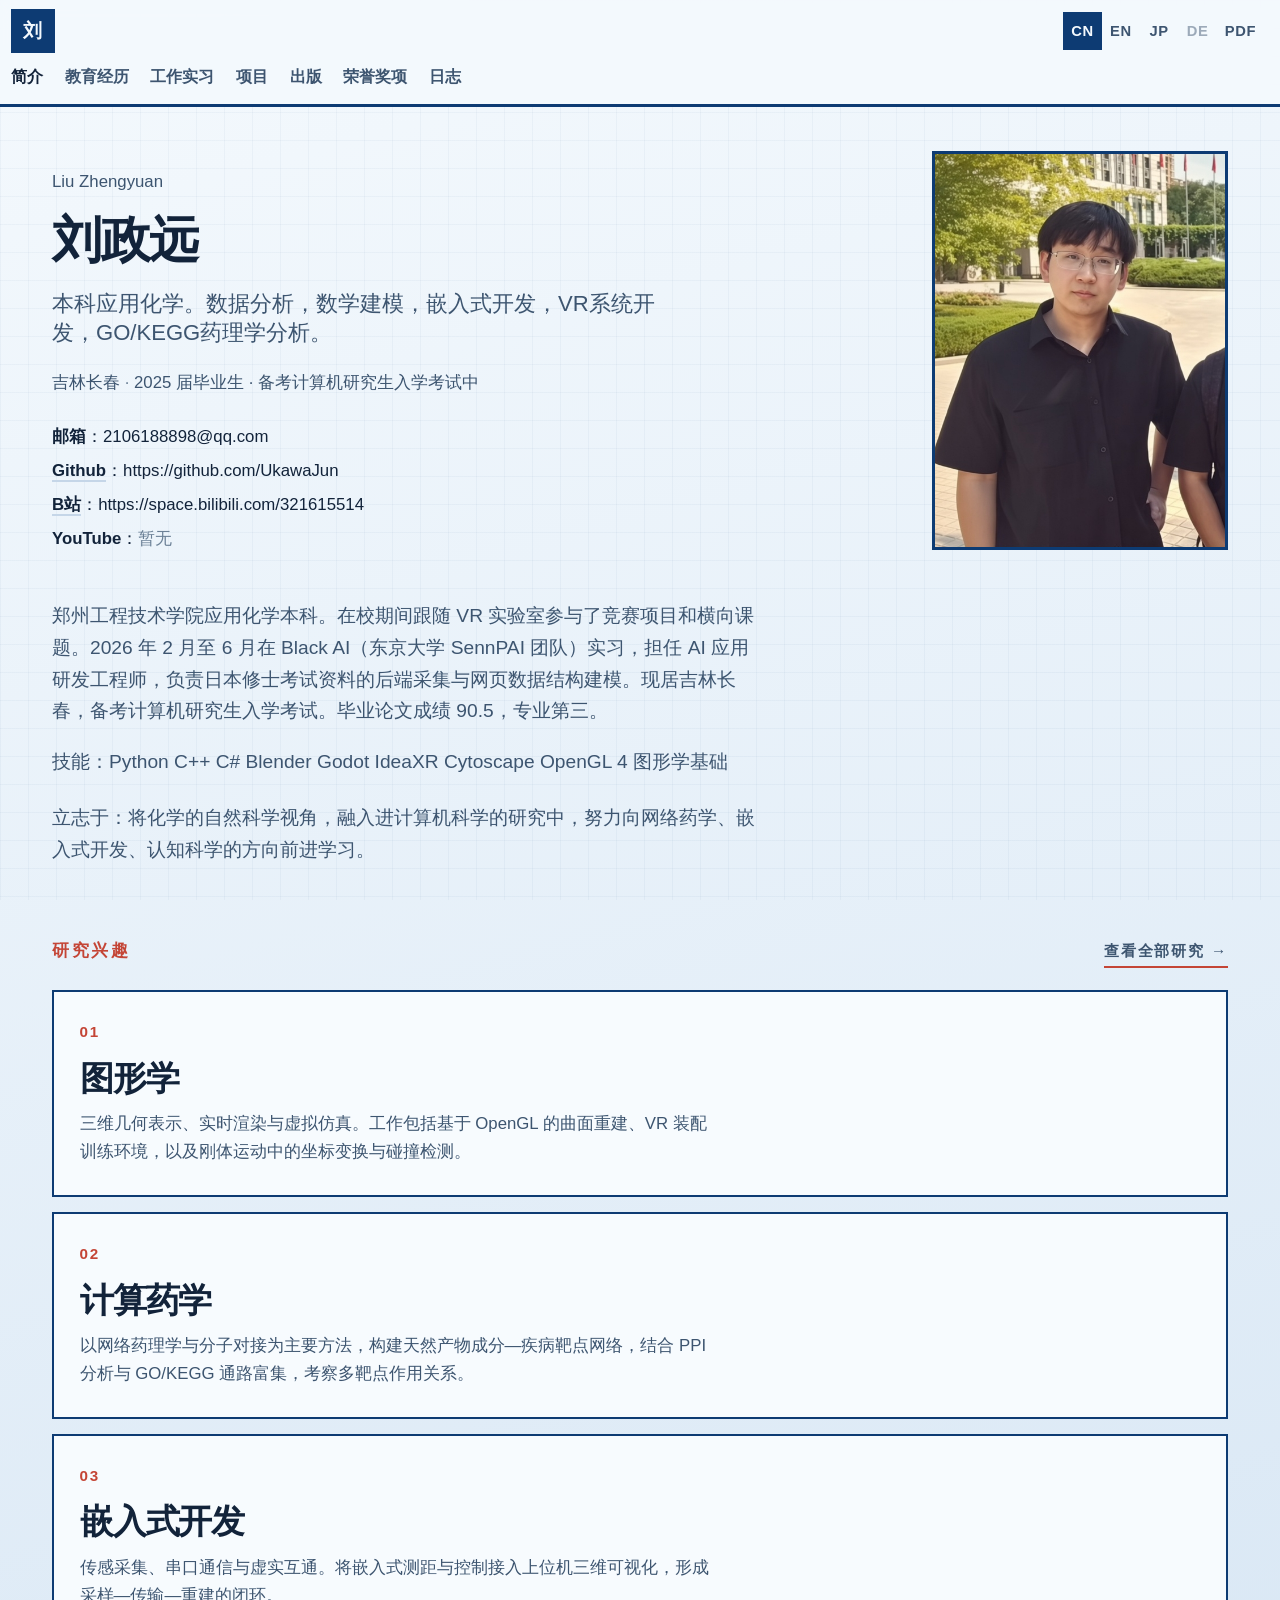
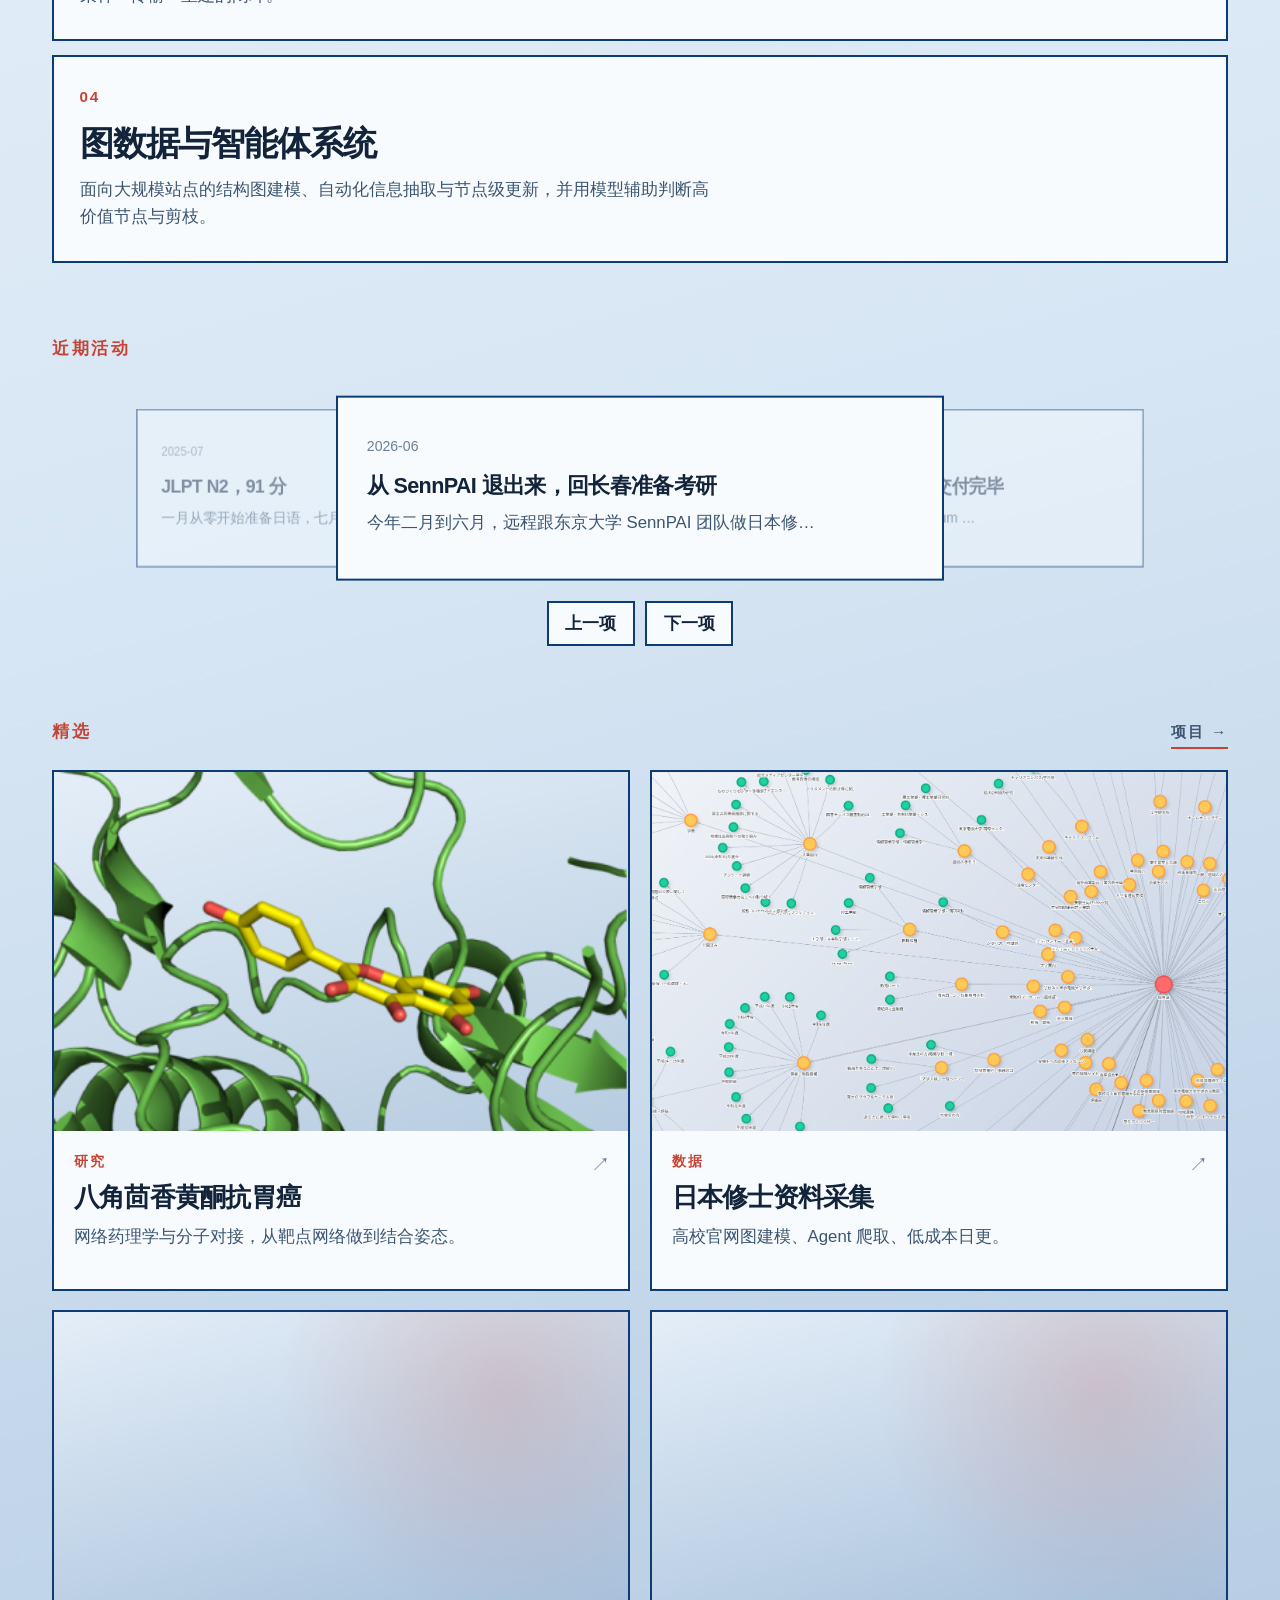
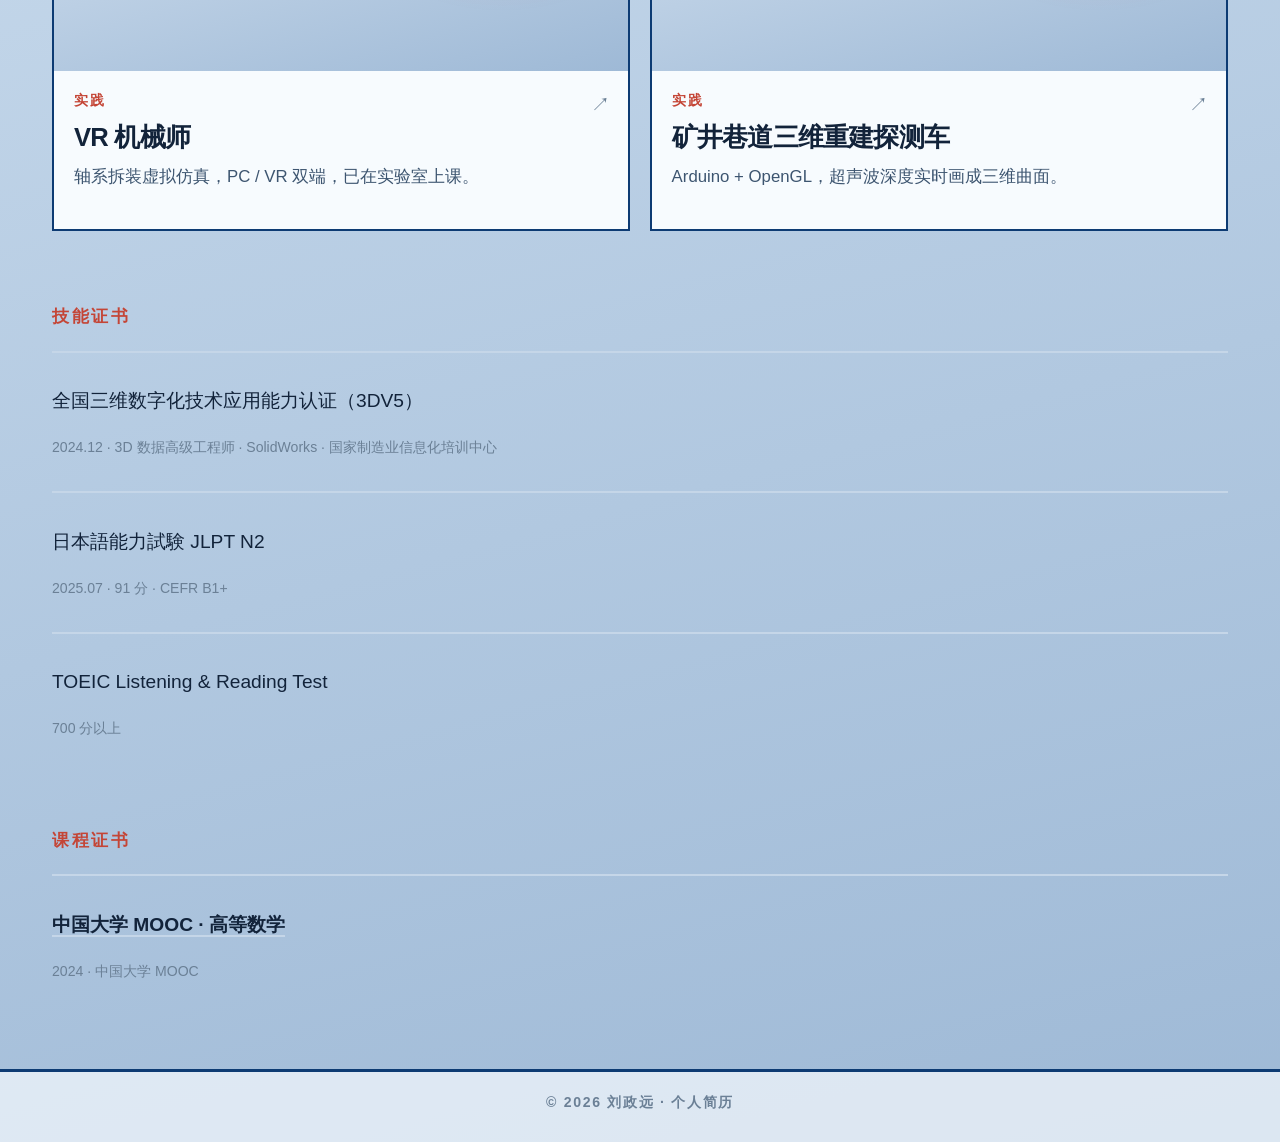
<file: index.html>
<!doctype html>
<html lang="zh-CN">
  <head>
    <meta charset="utf-8" />
    <meta name="viewport" content="width=device-width, initial-scale=1" />
    <title>刘政远 · Liu Zhengyuan</title>
    <meta name="description" content="刘政远 · 应用化学本科。图形学、计算药学、嵌入式与数据系统。" />
    <meta name="theme-color" content="#d7e6f4" />
    <link rel="icon" type="image/svg+xml" href="/favicon.svg" />
    <meta property="og:title" content="刘政远 · Liu Zhengyuan" />
    <meta property="og:image" content="/assets/og.jpg" />
    <link rel="stylesheet" href="/assets/styles.css" />
  </head>
  <body>
    <div class="paper-grain"></div>
    <div class="wrap">
      <header class="site">
        <div class="header-row">
          <a class="brand" data-link href="/">刘</a>
          <div class="tools">
            <div id="langs"></div>
          </div>
        </div>
        <nav class="site" id="nav"></nav>
      </header>
      <main class="page" id="app"></main>
      <footer class="site" id="site-foot"></footer>
    </div>
    <div id="editor-root"></div>
    <script src="/vendor/marked.umd.js"></script>
    <script src="/assets/app.js"></script>
  </body>
</html>
</file>
<file: assets/styles.css>
:root {
  --color-bg: #eaf3fb;
  --color-bg-elevated: #f7fbfe;
  --color-bg-ink: #0d3b73;
  --color-fg: #12233a;
  --color-fg-muted: #3d5570;
  --color-fg-subtle: #6b8096;
  --color-border: #c5d6e8;
  --color-border-strong: #0d3b73;
  --color-accent: #0d3b73;
  --color-accent-fg: #f4f9fd;
  --color-mark: #c44536;
  --font-display: "Helvetica Neue", Helvetica, Arial, "PingFang SC", "Hiragino Sans GB", "Noto Sans SC", "Noto Sans JP", sans-serif;
  --font-sans: "Helvetica Neue", Helvetica, Arial, "PingFang SC", "Hiragino Sans GB", "Noto Sans SC", "Noto Sans JP", sans-serif;
  --text-xs: 0.88rem;
  --text-sm: 1.05rem;
  --text-base: 1.2rem;
  --text-lg: 1.38rem;
  --text-xl: 1.7rem;
  --text-3xl: clamp(2.15rem, 1.55rem + 2vw, 3.1rem);
  --leading-tight: 1.12;
  --leading-snug: 1.3;
  --leading-normal: 1.65;
  --tracking-caps: 0.16em;
}

* { box-sizing: border-box; }
html, body { margin: 0; min-height: 100%; overflow-x: hidden; }
html {
  background: linear-gradient(165deg, #f4f9fd 0%, #d7e6f4 48%, #9eb9d6 100%);
  color: var(--color-fg);
  scroll-behavior: smooth;
}
body {
  font-family: var(--font-sans);
  font-size: var(--text-base);
  line-height: var(--leading-normal);
  color: var(--color-fg);
  -webkit-font-smoothing: antialiased;
}
button:not(:disabled), [role="button"]:not(:disabled) { cursor: pointer; }
h1, h2, h3 {
  font-family: var(--font-display);
  text-wrap: balance;
  font-weight: 700;
  letter-spacing: -0.03em;
}
a { color: inherit; text-decoration: none; }
::selection { background: color-mix(in oklab, var(--color-accent) 18%, transparent); }

.paper-grain {
  position: fixed;
  inset: 0;
  z-index: 1;
  pointer-events: none;
  background-image:
    linear-gradient(90deg, rgb(13 59 115 / 0.035) 1px, transparent 1px),
    linear-gradient(rgb(13 59 115 / 0.035) 1px, transparent 1px);
  background-size: 28px 28px;
}

.wrap { position: relative; z-index: 10; min-height: 100dvh; display: flex; flex-direction: column; }

header.site {
  position: sticky;
  top: 0;
  z-index: 40;
  border-bottom: 3px solid var(--color-bg-ink);
  background: rgb(244 249 253 / 0.92);
  backdrop-filter: blur(10px);
}
.header-row {
  width: 100%;
  max-width: none;
  margin: 0;
  display: flex;
  align-items: center;
  justify-content: space-between;
  gap: 0.75rem;
  padding: 0.55rem 1rem 0.45rem 0.7rem;
}
.brand {
  font-family: var(--font-display);
  font-size: 1.2rem;
  font-weight: 700;
  letter-spacing: 0.04em;
  width: 2.75rem;
  height: 2.75rem;
  display: grid;
  place-items: center;
  background: var(--color-bg-ink);
  color: var(--color-accent-fg);
  flex-shrink: 0;
}
.tools { display: flex; align-items: center; gap: 0.15rem; flex-shrink: 0; }
#langs { display: flex; align-items: center; gap: 0; }
.lang {
  min-width: 2.4rem;
  min-height: 2.4rem;
  border: 0;
  background: transparent;
  color: var(--color-fg-muted);
  font-size: 0.92rem;
  font-weight: 700;
  letter-spacing: 0.04em;
  padding: 0 0.5rem;
}
.lang.active { background: var(--color-bg-ink); color: var(--color-accent-fg); }
.lang-soon { opacity: 0.48; cursor: pointer; }

#soon-note {
  position: fixed;
  top: 4.8rem;
  right: 1rem;
  z-index: 80;
  background: var(--color-bg-ink);
  color: var(--color-accent-fg);
  padding: 0.75rem 1.1rem;
  font-size: var(--text-sm);
  font-weight: 700;
  opacity: 0;
  pointer-events: none;
  transform: translateY(-8px);
  transition: opacity 180ms ease, transform 180ms ease;
}
#soon-note.is-on { opacity: 1; transform: none; }

nav.site {
  width: 100%;
  max-width: none;
  margin: 0;
  display: flex;
  gap: 1.35rem;
  overflow-x: auto;
  padding: 0 1rem 0.7rem 0.7rem;
  font-size: 1.02rem;
  font-weight: 700;
}
nav.site a { color: var(--color-fg-muted); white-space: nowrap; padding: 0.2rem 0; }
nav.site a.active, nav.site a:hover { color: var(--color-fg); }

main.page {
  max-width: 76rem;
  margin: 0 auto;
  padding: 2.75rem 1.25rem 4.5rem;
  width: 100%;
  flex: 1;
}

.kicker {
  margin: 0;
  font-size: 1.05rem;
  font-weight: 800;
  letter-spacing: var(--tracking-caps);
  text-transform: uppercase;
  color: var(--color-mark);
}
.page-title {
  margin: 0.85rem 0 0;
  font-size: var(--text-3xl);
  line-height: var(--leading-tight);
}
.item-title {
  margin: 0;
  font-size: var(--text-xl);
  line-height: var(--leading-snug);
}
.lede {
  margin-top: 1.35rem;
  font-size: var(--text-lg);
  line-height: var(--leading-snug);
  max-width: 40rem;
  color: var(--color-fg-muted);
}
.muted { color: var(--color-fg-muted); }
.subtle { color: var(--color-fg-subtle); }
.small { font-size: var(--text-sm); }
.xs { font-size: var(--text-xs); }
.accent { color: var(--color-accent); }
.view-all {
  font-size: 0.95rem;
  font-weight: 800;
  letter-spacing: 0.12em;
  text-transform: uppercase;
  color: var(--color-fg-muted);
  border-bottom: 2px solid var(--color-mark);
  padding-bottom: 0.15rem;
}
.view-all:hover { color: var(--color-mark); }

.hero {
  display: grid;
  gap: 2rem;
  align-items: start;
}
@media (min-width: 1024px) {
  .hero { grid-template-columns: minmax(0, 1fr) 18.5rem; gap: 3.5rem; }
}
.portrait {
  width: 14rem;
  margin: 0 auto;
  overflow: hidden;
  border: 3px solid var(--color-bg-ink);
  background: var(--color-bg-elevated);
}
@media (min-width: 1024px) { .portrait { width: 100%; margin: 0; } }
.portrait img { display: block; width: 100%; height: auto; }

.links {
  display: flex;
  flex-direction: column;
  align-items: flex-start;
  gap: 0.5rem;
  margin-top: 1.7rem;
  font-size: var(--text-sm);
}
.link-row { margin: 0; line-height: 1.55; word-break: break-all; font-weight: 500; }
.link-k { font-weight: 700; }
.links a.link-line, .link-line { border-bottom: 0; font-weight: 500; color: inherit; }
.link-line:hover { color: var(--color-accent); }
.link-line .link-k { border-bottom: 2px solid var(--color-border); }
.link-line:hover .link-k { border-bottom-color: var(--color-accent); }
.link-title { font-weight: 700; border-bottom: 2px solid var(--color-border); }
.link-title:hover { color: var(--color-accent); border-bottom-color: var(--color-accent); }

footer.site {
  border-top: 3px solid var(--color-bg-ink);
  padding: 1.2rem 1.5rem 1.7rem;
  text-align: center;
  font-size: var(--text-xs);
  letter-spacing: 0.12em;
  text-transform: uppercase;
  color: var(--color-fg-subtle);
  font-weight: 700;
  background: rgb(244 249 253 / 0.72);
}

.section { margin-top: 4.5rem; }
.row-head {
  display: flex;
  align-items: baseline;
  justify-content: space-between;
  gap: 1rem;
  flex-wrap: wrap;
}
.list-row { padding: 1.35rem 0; border-top: 2px solid var(--color-border); }
.stack { list-style: none; margin: 2rem 0 0; padding: 0; display: grid; gap: 2.25rem; }
.tags { display: flex; flex-wrap: wrap; gap: 0.4rem; margin-top: 0.7rem; }
.tag {
  font-size: 0.82rem;
  font-weight: 700;
  letter-spacing: 0.04em;
  border: 2px solid var(--color-border);
  padding: 0.18rem 0.5rem;
}

.prose { margin-top: 3rem; max-width: 44rem; color: var(--color-fg-muted); }
.md-body p + p { margin-top: 0.9em; }
.md-body ul { margin: 0.75em 0 0; padding-left: 1.2em; }
.md-body li { margin-top: 0.5em; }
.md-body a { color: var(--color-accent); }
.md-body a:hover { text-decoration: underline; text-underline-offset: 4px; }
.md-body img {
  display: block;
  width: 100%;
  max-width: 100%;
  height: auto;
  margin-top: 0;
  border: 0;
  background: transparent;
  mix-blend-mode: multiply;
}
.md-body p:has(> img:only-child),
.md-body figure {
  isolation: isolate;
  margin-top: 1.25rem;
  padding: 0.75rem;
  border: 2px solid var(--color-border);
  background: color-mix(in srgb, var(--color-bg) 62%, #ffffff 38%);
}

.btn {
  appearance: none;
  border: 2px solid var(--color-border-strong);
  background: var(--color-bg-elevated);
  color: var(--color-fg);
  padding: 0.55rem 1.05rem;
  font-size: var(--text-sm);
  font-weight: 700;
  min-height: 2.7rem;
  transition: background 180ms ease, color 180ms ease, transform 180ms ease-out;
}
.btn:active { transform: scale(0.96); }
.btn-ink { background: var(--color-bg-ink); color: var(--color-accent-fg); border-color: var(--color-bg-ink); }
.filter-bar { display: flex; flex-wrap: wrap; gap: 0.5rem; margin-top: 1.5rem; }

.lift {
  transition: transform 280ms cubic-bezier(0.22, 1, 0.36, 1);
  transform-origin: center;
  scroll-margin-top: 7rem;
}
@media (hover: hover) {
  .lift:hover { transform: scale(1.012); }
}

.interest-list {
  display: flex;
  flex-direction: column;
  gap: 0.9rem;
  margin-top: 1.4rem;
}
.interest-card {
  display: block;
  width: 100%;
  text-align: left;
  border: 2px solid var(--color-bg-ink);
  background: var(--color-bg-elevated);
  padding: 1.7rem 1.6rem 1.85rem;
  color: inherit;
  font: inherit;
  transition: background 280ms cubic-bezier(0.22, 1, 0.36, 1), color 280ms ease, transform 280ms cubic-bezier(0.22, 1, 0.36, 1);
}
@media (hover: hover) {
  .interest-card:hover { transform: translateY(-3px); }
}
.interest-card.is-on {
  background: var(--color-bg-ink);
  color: var(--color-accent-fg);
}
.interest-card.is-on .muted { color: rgb(244 249 253 / 0.72); }
.interest-no {
  margin: 0;
  font-size: 0.95rem;
  font-weight: 800;
  letter-spacing: 0.12em;
  color: var(--color-mark);
}
.interest-card.is-on .interest-no { color: #f0a090; }
.interest-title {
  margin: 0.85rem 0 0;
  font-size: clamp(1.55rem, 1.2rem + 1.2vw, 2.15rem);
  line-height: 1.2;
}
.interest-card p.muted { margin: 0.7rem 0 0; max-width: 40rem; font-size: var(--text-sm); }

.orbit { position: relative; margin-top: 1.1rem; min-height: 15.5rem; perspective: 1200px; overflow: hidden; }
.orbit-stage { position: relative; height: 13.5rem; }
.orbit-card {
  position: absolute;
  left: 50%;
  top: 50%;
  width: min(38rem, 92vw);
  padding: 1.45rem 1.8rem 1.55rem;
  background: var(--color-bg-elevated);
  border: 2px solid var(--color-bg-ink);
  color: inherit;
  text-decoration: none;
  transform: translate(-50%, -50%) scale(0.78);
  opacity: 0;
  pointer-events: none;
  transition: transform 720ms cubic-bezier(0.22, 1, 0.36, 1), opacity 480ms ease;
}
.orbit-card[data-pos="0"] {
  transform: translate(-50%, -50%) scale(1);
  opacity: 1;
  pointer-events: auto;
  z-index: 3;
}
.orbit-card[data-pos="-1"] {
  transform: translate(calc(-50% - 42%), -50%) scale(0.86) rotateY(18deg);
  opacity: 0.45;
  z-index: 2;
}
.orbit-card[data-pos="1"] {
  transform: translate(calc(-50% + 42%), -50%) scale(0.86) rotateY(-18deg);
  opacity: 0.45;
  z-index: 2;
}
.orbit-title { font-size: 1.35rem; margin-top: 0.35rem; }
.orbit-excerpt { margin-top: 0.55rem; }
.orbit-nav { display: flex; justify-content: center; gap: 0.6rem; margin-top: 0.35rem; }

.feature-grid {
  display: grid;
  gap: 1.2rem;
  margin-top: 1.35rem;
}
@media (min-width: 720px) {
  .feature-grid { grid-template-columns: 1fr 1fr; }
}
.feature-card {
  display: flex;
  flex-direction: column;
  background: var(--color-bg-elevated);
  border: 2px solid var(--color-bg-ink);
  color: inherit;
  text-decoration: none;
  min-height: 100%;
  transition: transform 280ms cubic-bezier(0.22, 1, 0.36, 1);
}
@media (hover: hover) {
  .feature-card:hover { transform: translateY(-5px); }
}
.feature-cover {
  aspect-ratio: 16 / 10;
  overflow: hidden;
  background: linear-gradient(165deg, #e4eef8 0%, #b7cce0 100%);
}
.feature-cover img {
  width: 100%;
  height: 100%;
  object-fit: cover;
  object-position: center;
  display: block;
  transition: transform 640ms cubic-bezier(0.22, 1, 0.36, 1);
}
@media (hover: hover) {
  .feature-card:hover .feature-cover img { transform: scale(1.04); }
}
.feature-ph {
  display: block;
  width: 100%;
  height: 100%;
  background:
    radial-gradient(circle at 78% 22%, rgb(196 69 54 / 0.18), transparent 42%),
    linear-gradient(165deg, #e4eef8, #9eb9d6);
}
.feature-body { position: relative; padding: 1.15rem 1.25rem 1.35rem; flex: 1; }
.feature-kicker {
  margin: 0;
  font-size: 0.88rem;
  letter-spacing: var(--tracking-caps);
  text-transform: uppercase;
  color: var(--color-mark);
  font-weight: 800;
}
.feature-arrow { position: absolute; top: 1.1rem; right: 1.15rem; color: var(--color-fg-subtle); }
.feature-title {
  margin: 0.5rem 2rem 0 0;
  font-size: clamp(1.25rem, 1.05rem + 0.7vw, 1.6rem);
  line-height: var(--leading-snug);
}

.certs { list-style: none; margin: 1.25rem 0 0; padding: 0; display: grid; gap: 1.1rem; }
.certs li { border-top: 2px solid var(--color-border); padding-top: 0.85rem; }
.edu-card, .pub-card, .fold-item, .journal-entry {
  border-top: 2px solid var(--color-border);
  padding-top: 1.25rem;
  scroll-margin-top: 7rem;
}
.edu-panel {
  margin-top: 1.1rem;
  border: 2px solid var(--color-border);
  padding: 1rem 1.1rem;
  background: var(--color-bg-elevated);
}
.fold-btn {
  margin-top: 0.85rem;
  border: 0;
  background: transparent;
  color: var(--color-accent);
  font-weight: 800;
  padding: 0;
  font-size: var(--text-sm);
}
.fold-summary { margin-top: 0.7rem; max-width: 44rem; }
.detail-col {
  margin-top: 1.1rem;
  max-width: 44rem;
  width: 100%;
}
.detail-col .md-body { max-width: none; margin-top: 0; }
.figures {
  margin-top: 1.15rem;
  width: 100%;
}
.figures figure {
  isolation: isolate;
  margin: 0;
  padding: 0.75rem 0.75rem 0.6rem;
  border: 2px solid var(--color-border);
  background: color-mix(in srgb, var(--color-bg) 62%, #ffffff 38%);
}
.figures img {
  display: block;
  width: 100%;
  max-width: 100%;
  height: auto;
  border: 0;
  background: transparent;
  mix-blend-mode: multiply;
}
.figures figcaption,
.md-body figcaption {
  margin-top: 0.5rem;
}
.project-links { margin-top: 1.15rem; font-size: var(--text-sm); font-weight: 700; }

.honor-year { margin-top: 2.4rem; }
.honor-year-label { margin: 0 0 1rem; font-size: 1.5rem; }
.honors { list-style: none; margin: 0; padding: 0; display: grid; gap: 0.9rem; }
@media (min-width: 720px) { .honors { grid-template-columns: 1fr 1fr; } }
.honor-card {
  position: relative;
  border-top: 2px solid var(--color-border);
  padding: 0.9rem 0 0.4rem;
}
.honor-pop {
  display: none;
  position: absolute;
  left: 0;
  bottom: calc(100% + 0.6rem);
  width: min(18rem, 70vw);
  z-index: 5;
  border: 2px solid var(--color-bg-ink);
  background: var(--color-bg-elevated);
  pointer-events: none;
}
.honor-pop img { display: block; width: 100%; height: auto; }
@media (hover: hover) {
  .honor-card.has-pop:hover .honor-pop { display: block; }
}

.fab {
  position: fixed;
  right: 1rem;
  bottom: 1rem;
  z-index: 50;
  background: var(--color-bg-ink);
  color: var(--color-accent-fg);
  padding: 0.75rem 1.15rem;
  font-size: var(--text-sm);
  font-weight: 700;
  border: 0;
}
.editor {
  position: fixed;
  inset: 0;
  z-index: 60;
  background: color-mix(in oklab, var(--color-bg) 88%, transparent);
  display: flex;
  align-items: stretch;
  justify-content: center;
  padding: 1rem;
}
.editor-panel {
  width: min(56rem, 100%);
  background: var(--color-bg-elevated);
  border: 3px solid var(--color-bg-ink);
  display: flex;
  flex-direction: column;
  max-height: calc(100dvh - 2rem);
  overflow: hidden;
}
.editor-head {
  display: flex;
  justify-content: space-between;
  gap: 1rem;
  align-items: center;
  padding: 1rem 1.25rem;
  border-bottom: 2px solid var(--color-border);
}
.editor-body { padding: 1rem 1.25rem 1.5rem; overflow: auto; flex: 1; }
.editor label { display: block; font-size: var(--text-xs); color: var(--color-fg-subtle); margin: 0.85rem 0 0.3rem; }
.editor input, .editor textarea, .editor select {
  width: 100%;
  font: inherit;
  font-size: var(--text-sm);
  padding: 0.5rem 0.65rem;
  border: 2px solid var(--color-border);
  background: var(--color-bg-elevated);
  color: var(--color-fg);
}
.editor textarea { min-height: 18rem; font-family: ui-monospace, SFMono-Regular, Menlo, monospace; }
.editor-actions { display: flex; gap: 0.6rem; margin-top: 1rem; }
.status { margin-top: 0.8rem; font-size: var(--text-sm); color: var(--color-fg-muted); }
.empty { margin-top: 2rem; color: var(--color-fg-muted); }

@media (prefers-reduced-motion: reduce) {
  .lift, .orbit-card, .btn, .feature-card, .interest-card { transition: none; }
  .lift:hover, .feature-card:hover, .interest-card:hover { transform: none; }
  .orbit { min-height: 0; perspective: none; }
  .orbit-stage { height: auto; }
  .orbit-card {
    position: relative;
    left: auto;
    top: auto;
    width: 100%;
    max-width: 40rem;
    margin: 0.65rem 0 0;
    transform: none !important;
    opacity: 1 !important;
    pointer-events: auto;
  }
}

@media print {
  header.site, .fab, .editor, .paper-grain, .orbit-nav, .honor-pop, .fold-btn, #langs { display: none !important; }
  .fold-body[hidden] { display: block !important; }
  main.page { padding-top: 0; }
  .orbit-card { position: relative; transform: none !important; opacity: 1 !important; }
}
</file>
